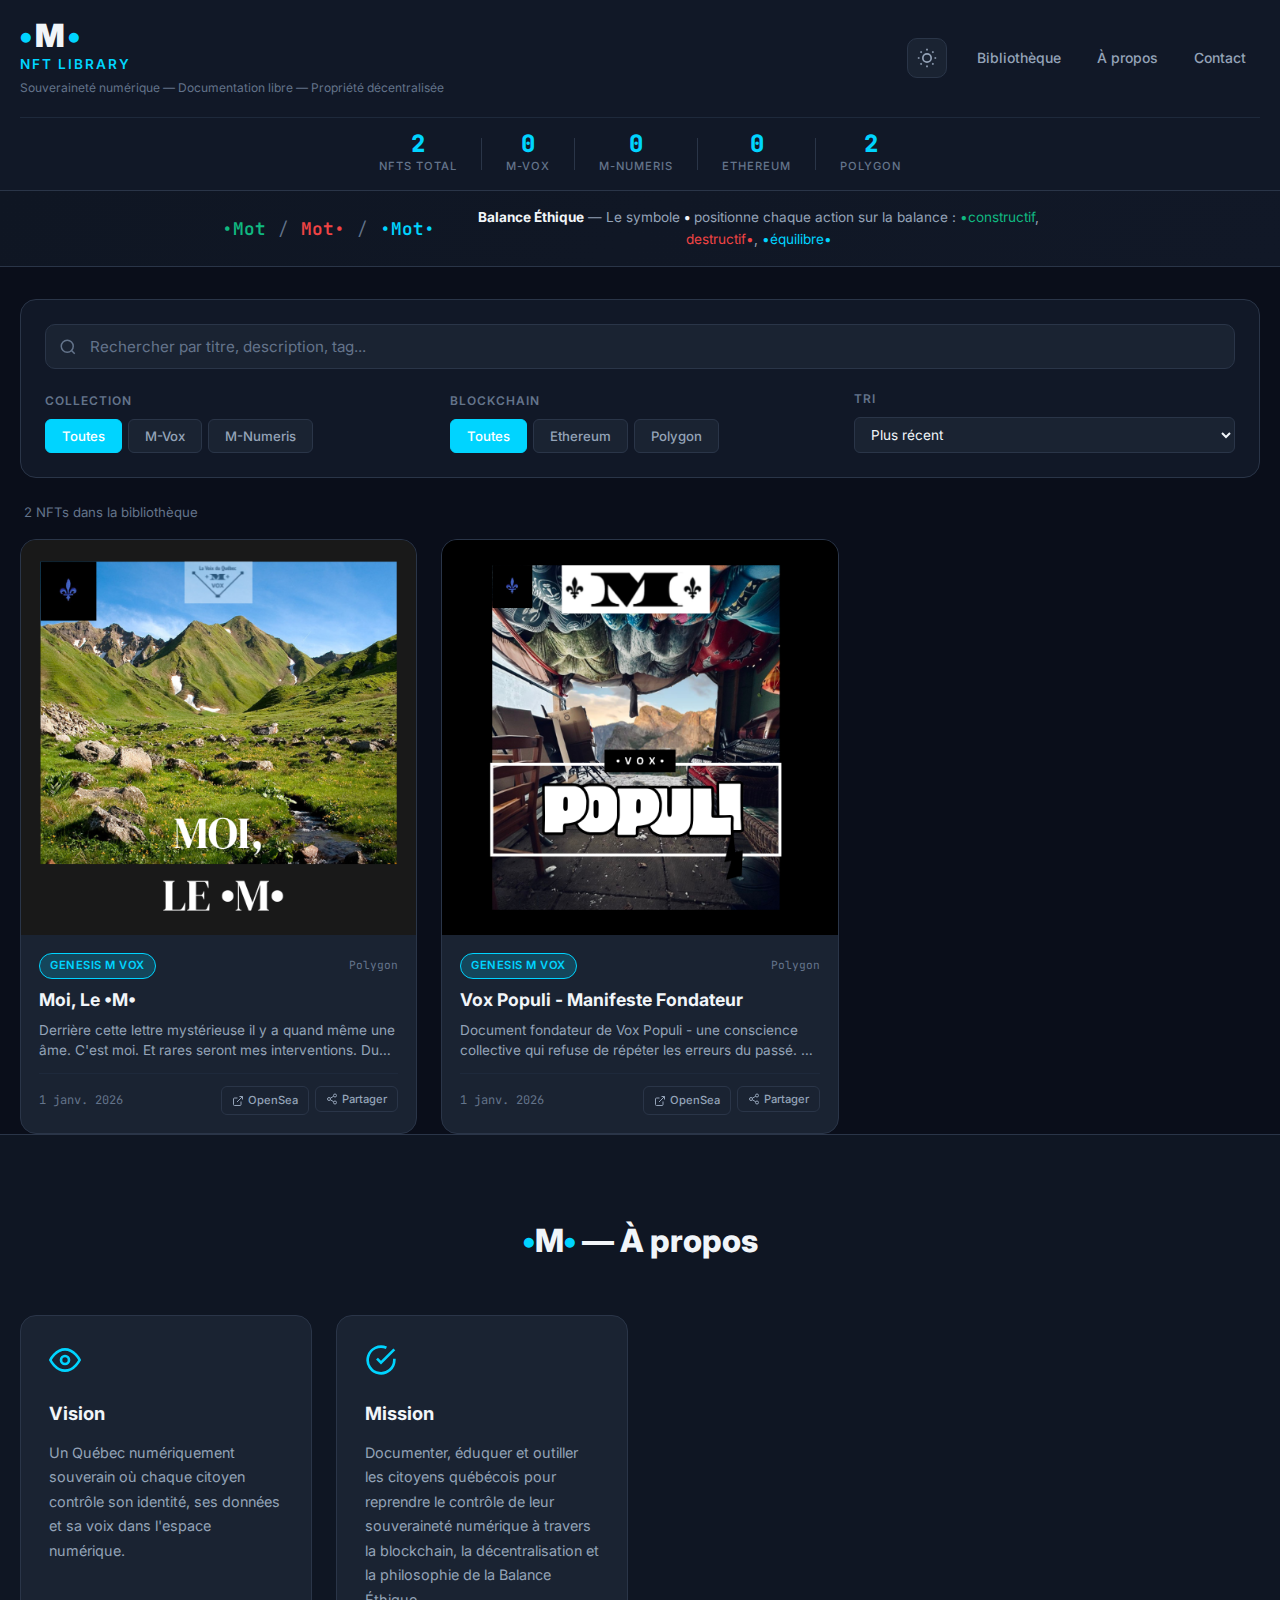
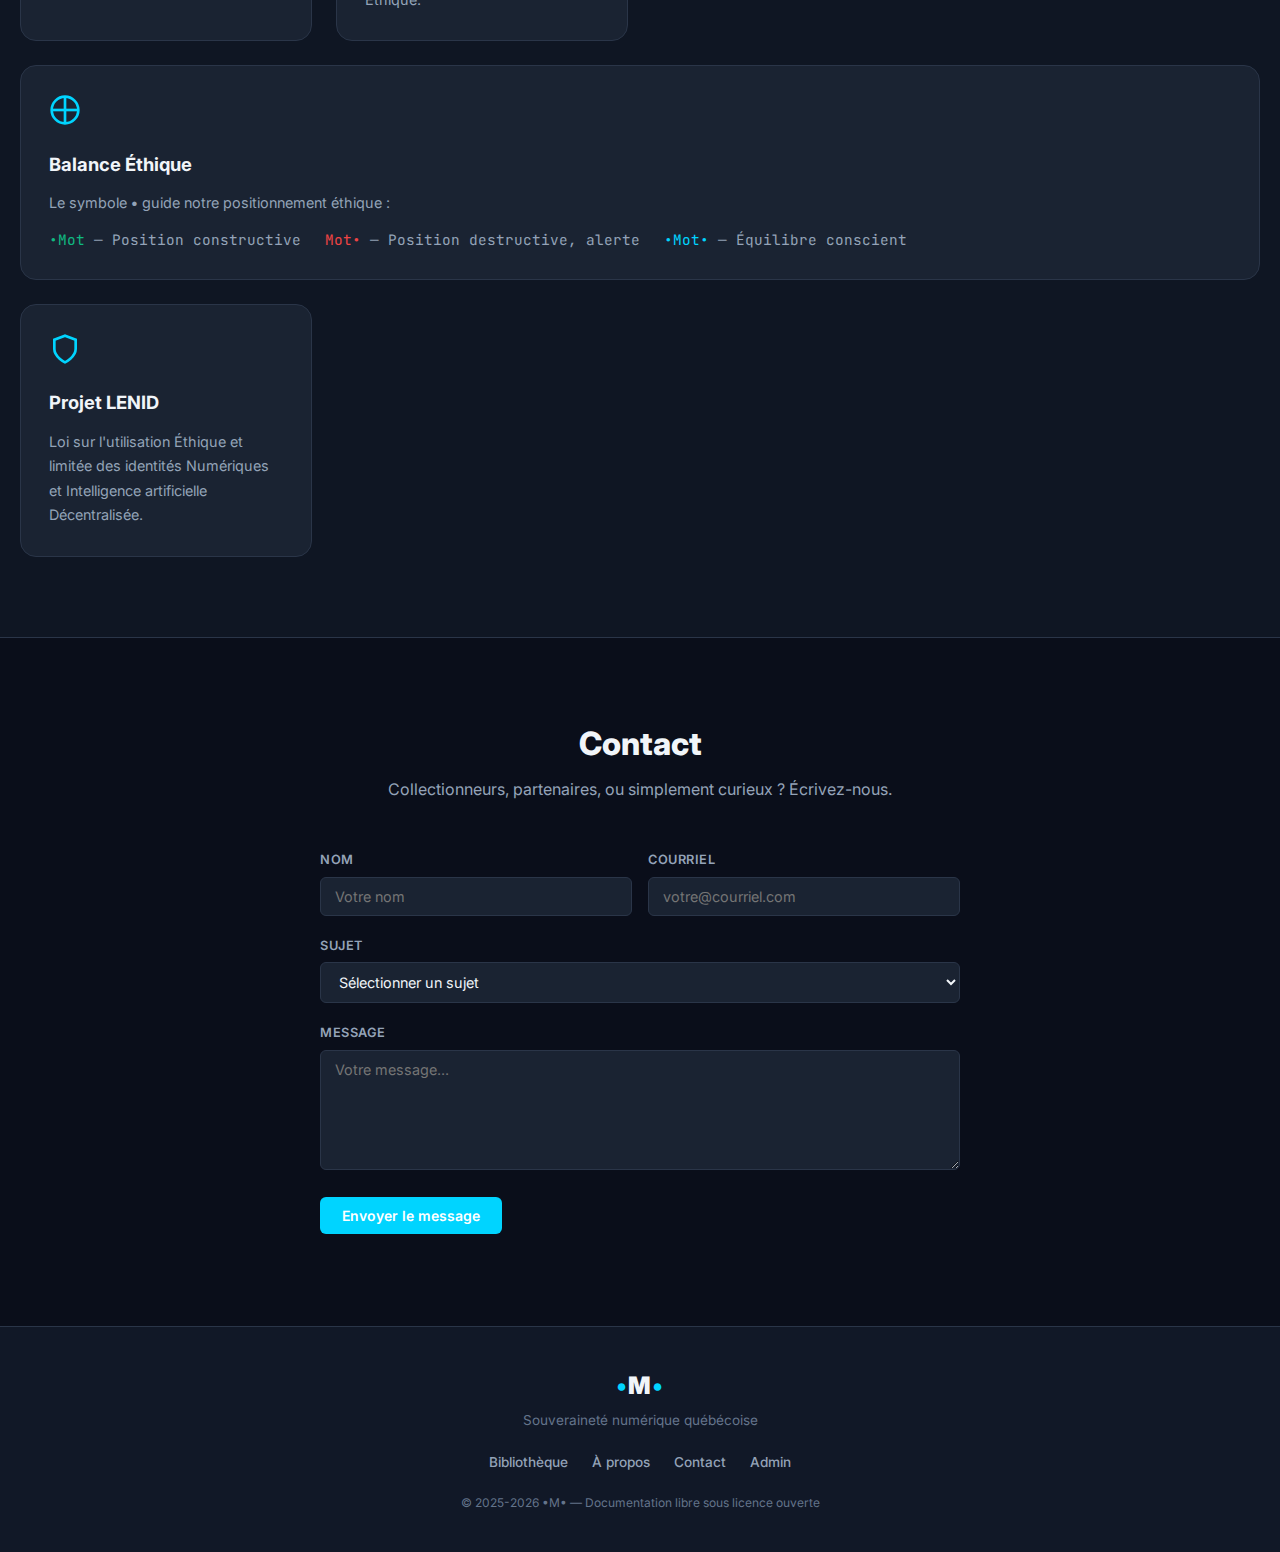
<file: index.html>
<!DOCTYPE html>
<html lang="fr" data-theme="dark">
<head>
    <meta charset="UTF-8">
    <meta name="viewport" content="width=device-width, initial-scale=1.0">
    <meta name="description" content="•M• NFT Library - Bibliothèque de souveraineté numérique québécoise. Collections M-Vox et M-Numeris. PDFs gratuits et NFTs sur Ethereum/Polygon.">
    <meta name="theme-color" content="#0a0e1a">

    <!-- Open Graph -->
    <meta property="og:title" content="•M• NFT Library">
    <meta property="og:description" content="Souveraineté numérique - Documentation libre - Propriété décentralisée">
    <meta property="og:type" content="website">

    <title>•M• NFT Library</title>

    <!-- Fonts -->
    <link rel="preconnect" href="https://fonts.googleapis.com">
    <link rel="preconnect" href="https://fonts.gstatic.com" crossorigin>
    <link href="https://fonts.googleapis.com/css2?family=Inter:wght@300;400;500;600;700;800;900&family=JetBrains+Mono:wght@400;600&display=swap" rel="stylesheet">

    <!-- Styles -->
    <link rel="stylesheet" href="css/styles.css">

    <!-- Netlify Identity Widget (for admin redirect after login) -->
    <script src="https://identity.netlify.com/v1/netlify-identity-widget.js"></script>
</head>
<body>

    <!-- ========== HEADER ========== -->
    <header class="site-header">
        <div class="container">
            <div class="header-top">
                <div class="brand">
                    <h1 class="logo">
                        <span class="bullet-left">&bull;</span>M<span class="bullet-right">&bull;</span>
                    </h1>
                    <p class="tagline">NFT Library</p>
                    <p class="subtitle">Souveraineté numérique &mdash; Documentation libre &mdash; Propriété décentralisée</p>
                </div>
                <div class="header-actions">
                    <button id="themeToggle" class="btn-icon" aria-label="Basculer le thème" title="Basculer clair/sombre">
                        <svg class="icon-sun" width="20" height="20" viewBox="0 0 24 24" fill="none" stroke="currentColor" stroke-width="2"><circle cx="12" cy="12" r="5"/><path d="M12 1v2M12 21v2M4.22 4.22l1.42 1.42M18.36 18.36l1.42 1.42M1 12h2M21 12h2M4.22 19.78l1.42-1.42M18.36 5.64l1.42-1.42"/></svg>
                        <svg class="icon-moon" width="20" height="20" viewBox="0 0 24 24" fill="none" stroke="currentColor" stroke-width="2"><path d="M21 12.79A9 9 0 1 1 11.21 3 7 7 0 0 0 21 12.79z"/></svg>
                    </button>
                    <nav class="header-nav">
                        <a href="#library" class="nav-link">Bibliothèque</a>
                        <a href="#about" class="nav-link">À propos</a>
                        <a href="#contact" class="nav-link">Contact</a>
                    </nav>
                </div>
            </div>

            <!-- Stats Bar -->
            <div class="stats-bar">
                <div class="stat">
                    <span class="stat-value" id="statTotal">0</span>
                    <span class="stat-label">NFTs Total</span>
                </div>
                <div class="stat-divider"></div>
                <div class="stat">
                    <span class="stat-value" id="statMVox">0</span>
                    <span class="stat-label">M-Vox</span>
                </div>
                <div class="stat-divider"></div>
                <div class="stat">
                    <span class="stat-value" id="statMNumeris">0</span>
                    <span class="stat-label">M-Numeris</span>
                </div>
                <div class="stat-divider"></div>
                <div class="stat">
                    <span class="stat-value" id="statEthereum">0</span>
                    <span class="stat-label">Ethereum</span>
                </div>
                <div class="stat-divider"></div>
                <div class="stat">
                    <span class="stat-value" id="statPolygon">0</span>
                    <span class="stat-label">Polygon</span>
                </div>
            </div>
        </div>
    </header>

    <!-- ========== BALANCE ÉTHIQUE BANNER ========== -->
    <section class="balance-banner">
        <div class="container">
            <div class="balance-content">
                <div class="balance-symbol">
                    <span class="be-constructive">&bull;Mot</span>
                    <span class="be-separator">/</span>
                    <span class="be-destructive">Mot&bull;</span>
                    <span class="be-separator">/</span>
                    <span class="be-equilibre">&bull;Mot&bull;</span>
                </div>
                <p class="balance-text">
                    <strong>Balance Éthique</strong> &mdash; Le symbole <strong>&bull;</strong> positionne chaque action sur la balance :
                    <span class="be-constructive">&bull;constructif</span>,
                    <span class="be-destructive">destructif&bull;</span>,
                    <span class="be-equilibre">&bull;équilibre&bull;</span>
                </p>
            </div>
        </div>
    </section>

    <!-- ========== MAIN: NFT LIBRARY ========== -->
    <main id="library">
        <div class="container">

            <!-- Controls -->
            <section class="controls">
                <!-- Search -->
                <div class="search-wrapper">
                    <svg class="search-icon" width="18" height="18" viewBox="0 0 24 24" fill="none" stroke="currentColor" stroke-width="2"><circle cx="11" cy="11" r="8"/><path d="m21 21-4.35-4.35"/></svg>
                    <input type="text" id="searchInput" placeholder="Rechercher par titre, description, tag..." autocomplete="off">
                    <button id="clearSearch" class="btn-clear" aria-label="Effacer la recherche" style="display:none;">&times;</button>
                </div>

                <!-- Filter Row -->
                <div class="filter-row">
                    <!-- Collection Filter -->
                    <div class="filter-group">
                        <label class="filter-label">Collection</label>
                        <div class="filter-buttons" id="collectionFilters">
                            <button class="filter-btn active" data-filter="collection" data-value="all">Toutes</button>
                            <button class="filter-btn" data-filter="collection" data-value="M-Vox">M-Vox</button>
                            <button class="filter-btn" data-filter="collection" data-value="M-Numeris">M-Numeris</button>
                        </div>
                    </div>

                    <!-- Blockchain Filter -->
                    <div class="filter-group">
                        <label class="filter-label">Blockchain</label>
                        <div class="filter-buttons" id="blockchainFilters">
                            <button class="filter-btn active" data-filter="blockchain" data-value="all">Toutes</button>
                            <button class="filter-btn" data-filter="blockchain" data-value="Ethereum">Ethereum</button>
                            <button class="filter-btn" data-filter="blockchain" data-value="Polygon">Polygon</button>
                        </div>
                    </div>

                    <!-- Sort -->
                    <div class="filter-group">
                        <label class="filter-label">Tri</label>
                        <select id="sortSelect" class="sort-select">
                            <option value="newest">Plus récent</option>
                            <option value="oldest">Plus ancien</option>
                            <option value="alpha-az">A → Z</option>
                            <option value="alpha-za">Z → A</option>
                        </select>
                    </div>
                </div>

                <!-- Active Tags Filter -->
                <div class="tags-filter" id="tagsFilter" style="display:none;">
                    <label class="filter-label">Tags actifs</label>
                    <div class="tag-buttons" id="tagButtons"></div>
                </div>
            </section>

            <!-- Results count -->
            <div class="results-info" id="resultsInfo"></div>

            <!-- NFT Grid -->
            <section id="nftGrid" class="nft-grid">
                <!-- Dynamic content -->
            </section>

            <!-- No Results -->
            <div id="noResults" class="no-results" style="display:none;">
                <div class="no-results-icon">
                    <svg width="48" height="48" viewBox="0 0 24 24" fill="none" stroke="currentColor" stroke-width="1.5"><circle cx="11" cy="11" r="8"/><path d="m21 21-4.35-4.35"/><path d="M8 11h6"/></svg>
                </div>
                <h3>Aucun NFT trouvé</h3>
                <p>Essayez avec d'autres critères de recherche ou filtres.</p>
                <button class="btn btn-outline" onclick="resetFilters()">Réinitialiser les filtres</button>
            </div>

            <!-- Loading -->
            <div id="loading" class="loading">
                <div class="spinner"></div>
                <p>Chargement de la bibliothèque...</p>
            </div>
        </div>
    </main>

    <!-- ========== ABOUT SECTION ========== -->
    <section id="about" class="about-section">
        <div class="container">
            <div class="section-header">
                <h2><span class="bullet-left">&bull;</span>M<span class="bullet-right">&bull;</span> &mdash; À propos</h2>
            </div>

            <div class="about-grid">
                <div class="about-card">
                    <div class="about-card-icon">
                        <svg width="32" height="32" viewBox="0 0 24 24" fill="none" stroke="currentColor" stroke-width="2"><path d="M1 12s4-8 11-8 11 8 11 8-4 8-11 8-11-8-11-8z"/><circle cx="12" cy="12" r="3"/></svg>
                    </div>
                    <h3>Vision</h3>
                    <p id="aboutVision">Un Québec numériquement souverain où chaque citoyen contrôle son identité, ses données et sa voix dans l'espace numérique.</p>
                </div>

                <div class="about-card">
                    <div class="about-card-icon">
                        <svg width="32" height="32" viewBox="0 0 24 24" fill="none" stroke="currentColor" stroke-width="2"><path d="M22 11.08V12a10 10 0 1 1-5.93-9.14"/><polyline points="22 4 12 14.01 9 11.01"/></svg>
                    </div>
                    <h3>Mission</h3>
                    <p id="aboutMission">Documenter, éduquer et outiller les citoyens québécois pour reprendre le contrôle de leur souveraineté numérique.</p>
                </div>

                <div class="about-card about-card-balance">
                    <div class="about-card-icon">
                        <svg width="32" height="32" viewBox="0 0 24 24" fill="none" stroke="currentColor" stroke-width="2"><path d="M12 3v18"/><path d="M3 12h18"/><circle cx="12" cy="12" r="10"/></svg>
                    </div>
                    <h3>Balance Éthique</h3>
                    <div id="aboutBalance" class="balance-explanation">
                        <p>Le symbole <strong>&bull;</strong> guide notre positionnement éthique :</p>
                        <ul>
                            <li><span class="be-constructive">&bull;Mot</span> &mdash; Position constructive</li>
                            <li><span class="be-destructive">Mot&bull;</span> &mdash; Position destructive, alerte</li>
                            <li><span class="be-equilibre">&bull;Mot&bull;</span> &mdash; Équilibre conscient</li>
                        </ul>
                    </div>
                </div>

                <div class="about-card">
                    <div class="about-card-icon">
                        <svg width="32" height="32" viewBox="0 0 24 24" fill="none" stroke="currentColor" stroke-width="2"><path d="M12 22s8-4 8-10V5l-8-3-8 3v7c0 6 8 10 8 10z"/></svg>
                    </div>
                    <h3>Projet LENID</h3>
                    <p>Loi sur l'utilisation Éthique et limitée des identités Numériques et Intelligence artificielle Décentralisée.</p>
                    <a href="#" id="lenidLink" class="btn btn-outline btn-small" style="display:none;">En savoir plus</a>
                </div>
            </div>
        </div>
    </section>

    <!-- ========== CONTACT SECTION ========== -->
    <section id="contact" class="contact-section">
        <div class="container">
            <div class="section-header">
                <h2>Contact</h2>
                <p>Collectionneurs, partenaires, ou simplement curieux ? Écrivez-nous.</p>
            </div>

            <form id="contactForm" class="contact-form" name="contact" method="POST" data-netlify="true" netlify-honeypot="bot-field">
                <input type="hidden" name="form-name" value="contact">
                <p class="hidden" style="display:none;">
                    <label>Ne pas remplir : <input name="bot-field"></label>
                </p>

                <div class="form-row">
                    <div class="form-group">
                        <label for="contactName">Nom</label>
                        <input type="text" id="contactName" name="name" required placeholder="Votre nom">
                    </div>
                    <div class="form-group">
                        <label for="contactEmail">Courriel</label>
                        <input type="email" id="contactEmail" name="email" required placeholder="votre@courriel.com">
                    </div>
                </div>

                <div class="form-group">
                    <label for="contactSubject">Sujet</label>
                    <select id="contactSubject" name="subject" required>
                        <option value="">Sélectionner un sujet</option>
                        <option value="collection">Intérêt pour une collection</option>
                        <option value="collaboration">Proposition de collaboration</option>
                        <option value="question">Question générale</option>
                        <option value="autre">Autre</option>
                    </select>
                </div>

                <div class="form-group">
                    <label for="contactMessage">Message</label>
                    <textarea id="contactMessage" name="message" required rows="5" placeholder="Votre message..."></textarea>
                </div>

                <button type="submit" class="btn btn-primary">Envoyer le message</button>
                <div id="formStatus" class="form-status"></div>
            </form>
        </div>
    </section>

    <!-- ========== FOOTER ========== -->
    <footer class="site-footer">
        <div class="container">
            <div class="footer-content">
                <div class="footer-brand">
                    <span class="footer-logo"><span class="bullet-left">&bull;</span>M<span class="bullet-right">&bull;</span></span>
                    <p>Souveraineté numérique québécoise</p>
                </div>
                <div class="footer-links">
                    <a href="#library">Bibliothèque</a>
                    <a href="#about">À propos</a>
                    <a href="#contact">Contact</a>
                    <a href="/admin" target="_blank">Admin</a>
                </div>
                <div class="footer-copy">
                    <p>&copy; 2025-2026 &bull;M&bull; &mdash; Documentation libre sous licence ouverte</p>
                </div>
            </div>
        </div>
    </footer>

    <!-- Netlify Identity redirect handler -->
    <script>
        if (window.netlifyIdentity) {
            window.netlifyIdentity.on("init", user => {
                if (!user) {
                    window.netlifyIdentity.on("login", () => {
                        document.location.href = "/admin/";
                    });
                }
            });
        }
    </script>

    <!-- App -->
    <script src="js/app.js"></script>
</body>
</html>
</file>
<file: css/styles.css>
/* =============================================================================
   •M• NFT Library - Styles
   Theme: Dark default, Light toggle
   Colors: Bleu/Blanc Québec + Cyber Aesthetics
   ============================================================================= */

/* --- CSS Custom Properties --- */
:root {
    /* Quebec Blue + Cyber */
    --blue-quebec: #0052A5;
    --blue-cyber: #00d4ff;
    --blue-deep: #003366;
    --blue-glow: rgba(0, 212, 255, 0.15);

    /* White accents */
    --white-pure: #ffffff;
    --white-soft: #f0f4f8;

    /* Functional */
    --success: #10b981;
    --warning: #f59e0b;
    --error: #ef4444;

    /* Spacing */
    --container-max: 1280px;
    --radius-sm: 6px;
    --radius-md: 10px;
    --radius-lg: 16px;
    --radius-xl: 20px;

    /* Typography */
    --font-main: 'Inter', -apple-system, BlinkMacSystemFont, 'Segoe UI', sans-serif;
    --font-mono: 'JetBrains Mono', 'Fira Code', monospace;

    /* Transitions */
    --transition-fast: 150ms ease;
    --transition-base: 250ms ease;
    --transition-slow: 400ms ease;
}

/* --- Dark Theme (Default) --- */
[data-theme="dark"] {
    --bg-primary: #0a0e1a;
    --bg-secondary: #111827;
    --bg-card: #1a2332;
    --bg-card-hover: #1f2b3d;
    --bg-surface: #0f1623;
    --bg-input: #1a2332;
    --border-color: #2a3548;
    --border-light: #1e293b;
    --text-primary: #f1f5f9;
    --text-secondary: #94a3b8;
    --text-muted: #64748b;
    --accent: var(--blue-cyber);
    --accent-hover: #33ddff;
    --accent-glow: rgba(0, 212, 255, 0.2);
    --shadow-sm: 0 1px 3px rgba(0, 0, 0, 0.4);
    --shadow-md: 0 4px 12px rgba(0, 0, 0, 0.5);
    --shadow-lg: 0 8px 24px rgba(0, 0, 0, 0.6);
    --shadow-glow: 0 0 20px rgba(0, 212, 255, 0.1);
}

/* --- Light Theme --- */
[data-theme="light"] {
    --bg-primary: #f0f4f8;
    --bg-secondary: #ffffff;
    --bg-card: #ffffff;
    --bg-card-hover: #f8fafc;
    --bg-surface: #e8edf3;
    --bg-input: #ffffff;
    --border-color: #d1d5db;
    --border-light: #e5e7eb;
    --text-primary: #111827;
    --text-secondary: #4b5563;
    --text-muted: #9ca3af;
    --accent: var(--blue-quebec);
    --accent-hover: #003d7a;
    --accent-glow: rgba(0, 82, 165, 0.1);
    --shadow-sm: 0 1px 3px rgba(0, 0, 0, 0.08);
    --shadow-md: 0 4px 12px rgba(0, 0, 0, 0.1);
    --shadow-lg: 0 8px 24px rgba(0, 0, 0, 0.12);
    --shadow-glow: 0 0 20px rgba(0, 82, 165, 0.08);
}

/* --- Reset & Base --- */
*, *::before, *::after {
    margin: 0;
    padding: 0;
    box-sizing: border-box;
}

html {
    scroll-behavior: smooth;
}

body {
    font-family: var(--font-main);
    background-color: var(--bg-primary);
    color: var(--text-primary);
    line-height: 1.6;
    min-height: 100vh;
    transition: background-color var(--transition-slow), color var(--transition-slow);
    -webkit-font-smoothing: antialiased;
}

.container {
    max-width: var(--container-max);
    margin: 0 auto;
    padding: 0 20px;
}

a {
    color: var(--accent);
    text-decoration: none;
    transition: color var(--transition-fast);
}

a:hover {
    color: var(--accent-hover);
}

/* --- Hidden utility --- */
.hidden { display: none !important; }

/* =============================================================================
   HEADER
   ============================================================================= */

.site-header {
    background: var(--bg-secondary);
    border-bottom: 1px solid var(--border-color);
    position: sticky;
    top: 0;
    z-index: 100;
    backdrop-filter: blur(12px);
}

.header-top {
    display: flex;
    justify-content: space-between;
    align-items: center;
    padding: 20px 0;
    gap: 20px;
}

.brand {
    flex-shrink: 0;
}

.logo {
    font-size: 2rem;
    font-weight: 900;
    letter-spacing: 3px;
    color: var(--text-primary);
    line-height: 1;
}

.bullet-left, .bullet-right {
    color: var(--accent);
    font-weight: 900;
}

.tagline {
    font-size: 0.85rem;
    font-weight: 600;
    color: var(--accent);
    letter-spacing: 2px;
    text-transform: uppercase;
    margin-top: 2px;
}

.subtitle {
    font-size: 0.75rem;
    color: var(--text-muted);
    margin-top: 2px;
}

.header-actions {
    display: flex;
    align-items: center;
    gap: 16px;
}

.header-nav {
    display: flex;
    gap: 8px;
}

.nav-link {
    padding: 8px 14px;
    border-radius: var(--radius-sm);
    color: var(--text-secondary);
    font-size: 0.875rem;
    font-weight: 500;
    transition: all var(--transition-fast);
}

.nav-link:hover {
    color: var(--text-primary);
    background: var(--accent-glow);
}

/* Theme Toggle */
.btn-icon {
    display: flex;
    align-items: center;
    justify-content: center;
    width: 40px;
    height: 40px;
    border: 1px solid var(--border-color);
    border-radius: var(--radius-md);
    background: var(--bg-card);
    color: var(--text-secondary);
    cursor: pointer;
    transition: all var(--transition-fast);
}

.btn-icon:hover {
    border-color: var(--accent);
    color: var(--accent);
    box-shadow: var(--shadow-glow);
}

[data-theme="dark"] .icon-sun { display: block; }
[data-theme="dark"] .icon-moon { display: none; }
[data-theme="light"] .icon-sun { display: none; }
[data-theme="light"] .icon-moon { display: block; }

/* Stats Bar */
.stats-bar {
    display: flex;
    align-items: center;
    justify-content: center;
    gap: 24px;
    padding: 14px 0;
    border-top: 1px solid var(--border-light);
    flex-wrap: wrap;
}

.stat {
    display: flex;
    flex-direction: column;
    align-items: center;
    gap: 2px;
}

.stat-value {
    font-size: 1.5rem;
    font-weight: 800;
    color: var(--accent);
    font-family: var(--font-mono);
    line-height: 1;
}

.stat-label {
    font-size: 0.7rem;
    color: var(--text-muted);
    text-transform: uppercase;
    letter-spacing: 1px;
    font-weight: 500;
}

.stat-divider {
    width: 1px;
    height: 32px;
    background: var(--border-color);
}

/* =============================================================================
   BALANCE ÉTHIQUE BANNER
   ============================================================================= */

.balance-banner {
    background: linear-gradient(135deg, var(--bg-surface) 0%, var(--bg-secondary) 100%);
    border-bottom: 1px solid var(--border-color);
    padding: 16px 0;
}

.balance-content {
    display: flex;
    align-items: center;
    gap: 24px;
    flex-wrap: wrap;
    justify-content: center;
    text-align: center;
}

.balance-symbol {
    display: flex;
    align-items: center;
    gap: 12px;
    font-family: var(--font-mono);
    font-size: 1.1rem;
    font-weight: 600;
}

.be-constructive {
    color: var(--success);
}

.be-destructive {
    color: var(--error);
}

.be-equilibre {
    color: var(--accent);
}

.be-separator {
    color: var(--text-muted);
    font-weight: 300;
}

.balance-text {
    font-size: 0.85rem;
    color: var(--text-secondary);
    max-width: 600px;
}

.balance-text strong {
    color: var(--text-primary);
}

/* =============================================================================
   CONTROLS (Search, Filters, Sort)
   ============================================================================= */

.controls {
    background: var(--bg-secondary);
    border: 1px solid var(--border-color);
    border-radius: var(--radius-lg);
    padding: 24px;
    margin: 32px 0 24px;
}

/* Search */
.search-wrapper {
    position: relative;
    margin-bottom: 20px;
}

.search-icon {
    position: absolute;
    left: 14px;
    top: 50%;
    transform: translateY(-50%);
    color: var(--text-muted);
    pointer-events: none;
}

#searchInput {
    width: 100%;
    padding: 12px 40px 12px 44px;
    font-size: 0.95rem;
    font-family: var(--font-main);
    background: var(--bg-input);
    border: 1px solid var(--border-color);
    border-radius: var(--radius-md);
    color: var(--text-primary);
    transition: all var(--transition-fast);
}

#searchInput:focus {
    outline: none;
    border-color: var(--accent);
    box-shadow: 0 0 0 3px var(--accent-glow);
}

#searchInput::placeholder {
    color: var(--text-muted);
}

.btn-clear {
    position: absolute;
    right: 12px;
    top: 50%;
    transform: translateY(-50%);
    background: none;
    border: none;
    color: var(--text-muted);
    font-size: 1.2rem;
    cursor: pointer;
    padding: 4px 8px;
    border-radius: var(--radius-sm);
    transition: color var(--transition-fast);
}

.btn-clear:hover {
    color: var(--text-primary);
}

/* Filter Row */
.filter-row {
    display: flex;
    gap: 24px;
    flex-wrap: wrap;
    align-items: flex-end;
}

.filter-group {
    flex: 1;
    min-width: 200px;
}

.filter-label {
    display: block;
    font-size: 0.75rem;
    font-weight: 600;
    text-transform: uppercase;
    letter-spacing: 1px;
    color: var(--text-muted);
    margin-bottom: 8px;
}

.filter-buttons {
    display: flex;
    gap: 6px;
    flex-wrap: wrap;
}

.filter-btn {
    padding: 8px 16px;
    font-size: 0.825rem;
    font-weight: 500;
    font-family: var(--font-main);
    background: var(--bg-card);
    color: var(--text-secondary);
    border: 1px solid var(--border-color);
    border-radius: var(--radius-sm);
    cursor: pointer;
    transition: all var(--transition-fast);
    white-space: nowrap;
}

.filter-btn:hover {
    border-color: var(--accent);
    color: var(--accent);
}

.filter-btn.active {
    background: var(--accent);
    color: var(--white-pure);
    border-color: var(--accent);
}

/* Sort Select */
.sort-select {
    width: 100%;
    padding: 8px 12px;
    font-size: 0.85rem;
    font-family: var(--font-main);
    background: var(--bg-input);
    border: 1px solid var(--border-color);
    border-radius: var(--radius-sm);
    color: var(--text-primary);
    cursor: pointer;
    transition: border-color var(--transition-fast);
}

.sort-select:focus {
    outline: none;
    border-color: var(--accent);
}

/* Tags Filter */
.tags-filter {
    margin-top: 16px;
    padding-top: 16px;
    border-top: 1px solid var(--border-light);
}

.tag-buttons {
    display: flex;
    gap: 6px;
    flex-wrap: wrap;
}

.tag-btn {
    padding: 5px 12px;
    font-size: 0.75rem;
    font-weight: 500;
    font-family: var(--font-main);
    background: var(--bg-card);
    color: var(--text-muted);
    border: 1px solid var(--border-light);
    border-radius: 20px;
    cursor: pointer;
    transition: all var(--transition-fast);
}

.tag-btn:hover {
    border-color: var(--accent);
    color: var(--accent);
}

.tag-btn.active {
    background: var(--accent);
    color: var(--white-pure);
    border-color: var(--accent);
}

/* Results Info */
.results-info {
    font-size: 0.825rem;
    color: var(--text-muted);
    margin-bottom: 16px;
    padding: 0 4px;
}

/* =============================================================================
   NFT GRID
   ============================================================================= */

.nft-grid {
    display: grid;
    grid-template-columns: repeat(auto-fill, minmax(300px, 1fr));
    gap: 24px;
    animation: fadeIn 0.4s ease;
}

@keyframes fadeIn {
    from { opacity: 0; transform: translateY(8px); }
    to { opacity: 1; transform: translateY(0); }
}

/* NFT Card */
.nft-card {
    background: var(--bg-card);
    border: 1px solid var(--border-color);
    border-radius: var(--radius-lg);
    overflow: hidden;
    transition: all var(--transition-base);
    cursor: pointer;
    position: relative;
}

.nft-card:hover {
    transform: translateY(-4px);
    border-color: var(--accent);
    box-shadow: var(--shadow-lg), var(--shadow-glow);
}

.nft-card:hover .nft-image-wrapper::after {
    opacity: 1;
}

/* Card Image */
.nft-image-wrapper {
    position: relative;
    overflow: hidden;
    aspect-ratio: 1 / 1;
}

.nft-image-wrapper::after {
    content: '';
    position: absolute;
    inset: 0;
    background: linear-gradient(180deg, transparent 50%, rgba(0, 0, 0, 0.6) 100%);
    opacity: 0;
    transition: opacity var(--transition-base);
    pointer-events: none;
}

.nft-image {
    width: 100%;
    height: 100%;
    object-fit: cover;
    transition: transform var(--transition-slow);
}

.nft-card:hover .nft-image {
    transform: scale(1.05);
}

/* Download overlay */
.download-overlay {
    position: absolute;
    bottom: 12px;
    left: 50%;
    transform: translateX(-50%) translateY(10px);
    background: var(--accent);
    color: var(--white-pure);
    padding: 8px 20px;
    border-radius: var(--radius-sm);
    font-size: 0.8rem;
    font-weight: 600;
    opacity: 0;
    transition: all var(--transition-base);
    z-index: 2;
    pointer-events: none;
    white-space: nowrap;
}

.nft-card:hover .download-overlay {
    opacity: 1;
    transform: translateX(-50%) translateY(0);
}

/* Card Body */
.nft-body {
    padding: 18px;
}

.nft-meta-top {
    display: flex;
    justify-content: space-between;
    align-items: center;
    margin-bottom: 10px;
}

.collection-badge {
    display: inline-flex;
    align-items: center;
    padding: 3px 10px;
    font-size: 0.7rem;
    font-weight: 600;
    text-transform: uppercase;
    letter-spacing: 0.5px;
    border-radius: 20px;
    background: var(--accent-glow);
    color: var(--accent);
    border: 1px solid var(--accent);
}

.blockchain-badge {
    font-size: 0.7rem;
    color: var(--text-muted);
    font-family: var(--font-mono);
}

.nft-title {
    font-size: 1.1rem;
    font-weight: 700;
    color: var(--text-primary);
    margin-bottom: 8px;
    line-height: 1.3;
}

.nft-description {
    font-size: 0.85rem;
    color: var(--text-secondary);
    margin-bottom: 12px;
    display: -webkit-box;
    -webkit-line-clamp: 2;
    -webkit-box-orient: vertical;
    overflow: hidden;
    line-height: 1.5;
}

/* Card Tags */
.nft-tags {
    display: flex;
    gap: 4px;
    flex-wrap: wrap;
    margin-bottom: 12px;
}

.nft-tag {
    padding: 2px 8px;
    font-size: 0.65rem;
    font-weight: 500;
    background: var(--bg-surface);
    color: var(--text-muted);
    border-radius: 12px;
    border: 1px solid var(--border-light);
}

/* Card Footer */
.nft-footer {
    display: flex;
    justify-content: space-between;
    align-items: center;
    padding-top: 12px;
    border-top: 1px solid var(--border-light);
}

.nft-date {
    font-size: 0.75rem;
    color: var(--text-muted);
    font-family: var(--font-mono);
}

.nft-actions {
    display: flex;
    gap: 6px;
}

.btn-action {
    display: inline-flex;
    align-items: center;
    gap: 4px;
    padding: 5px 10px;
    font-size: 0.7rem;
    font-weight: 500;
    font-family: var(--font-main);
    border-radius: var(--radius-sm);
    border: 1px solid var(--border-color);
    background: transparent;
    color: var(--text-secondary);
    cursor: pointer;
    text-decoration: none;
    transition: all var(--transition-fast);
    white-space: nowrap;
}

.btn-action:hover {
    border-color: var(--accent);
    color: var(--accent);
}

.btn-action svg {
    width: 12px;
    height: 12px;
}

/* =============================================================================
   NO RESULTS & LOADING
   ============================================================================= */

.no-results {
    text-align: center;
    padding: 60px 20px;
    background: var(--bg-secondary);
    border: 1px solid var(--border-color);
    border-radius: var(--radius-lg);
}

.no-results-icon {
    color: var(--text-muted);
    margin-bottom: 16px;
}

.no-results h3 {
    font-size: 1.2rem;
    color: var(--text-primary);
    margin-bottom: 8px;
}

.no-results p {
    color: var(--text-secondary);
    margin-bottom: 20px;
}

.loading {
    text-align: center;
    padding: 60px 20px;
}

.spinner {
    width: 40px;
    height: 40px;
    border: 3px solid var(--border-color);
    border-top-color: var(--accent);
    border-radius: 50%;
    margin: 0 auto 16px;
    animation: spin 0.8s linear infinite;
}

@keyframes spin {
    to { transform: rotate(360deg); }
}

.loading p {
    color: var(--text-muted);
    font-size: 0.9rem;
}

/* =============================================================================
   BUTTONS
   ============================================================================= */

.btn {
    display: inline-flex;
    align-items: center;
    justify-content: center;
    gap: 8px;
    padding: 10px 22px;
    font-size: 0.875rem;
    font-weight: 600;
    font-family: var(--font-main);
    border-radius: var(--radius-sm);
    border: none;
    cursor: pointer;
    transition: all var(--transition-fast);
    text-decoration: none;
}

.btn-primary {
    background: var(--accent);
    color: var(--white-pure);
}

.btn-primary:hover {
    background: var(--accent-hover);
    color: var(--white-pure);
    box-shadow: 0 4px 12px var(--accent-glow);
}

.btn-outline {
    background: transparent;
    color: var(--accent);
    border: 1px solid var(--accent);
}

.btn-outline:hover {
    background: var(--accent);
    color: var(--white-pure);
}

.btn-small {
    padding: 6px 14px;
    font-size: 0.8rem;
}

/* =============================================================================
   ABOUT SECTION
   ============================================================================= */

.about-section {
    padding: 80px 0;
    background: var(--bg-surface);
    border-top: 1px solid var(--border-color);
}

.section-header {
    text-align: center;
    margin-bottom: 48px;
}

.section-header h2 {
    font-size: 2rem;
    font-weight: 800;
    color: var(--text-primary);
    margin-bottom: 8px;
}

.section-header p {
    color: var(--text-secondary);
    font-size: 1rem;
}

.about-grid {
    display: grid;
    grid-template-columns: repeat(auto-fit, minmax(280px, 1fr));
    gap: 24px;
}

.about-card {
    background: var(--bg-card);
    border: 1px solid var(--border-color);
    border-radius: var(--radius-lg);
    padding: 28px;
    transition: all var(--transition-base);
}

.about-card:hover {
    border-color: var(--accent);
    box-shadow: var(--shadow-glow);
}

.about-card-icon {
    color: var(--accent);
    margin-bottom: 16px;
}

.about-card h3 {
    font-size: 1.15rem;
    font-weight: 700;
    color: var(--text-primary);
    margin-bottom: 12px;
}

.about-card p {
    color: var(--text-secondary);
    font-size: 0.9rem;
    line-height: 1.7;
}

.about-card-balance {
    grid-column: 1 / -1;
}

.balance-explanation ul {
    list-style: none;
    margin-top: 12px;
    display: flex;
    gap: 24px;
    flex-wrap: wrap;
}

.balance-explanation li {
    font-size: 0.9rem;
    color: var(--text-secondary);
    font-family: var(--font-mono);
}

/* =============================================================================
   CONTACT SECTION
   ============================================================================= */

.contact-section {
    padding: 80px 0;
    border-top: 1px solid var(--border-color);
}

.contact-form {
    max-width: 640px;
    margin: 0 auto;
}

.form-row {
    display: grid;
    grid-template-columns: 1fr 1fr;
    gap: 16px;
}

.form-group {
    margin-bottom: 20px;
}

.form-group label {
    display: block;
    font-size: 0.8rem;
    font-weight: 600;
    color: var(--text-secondary);
    margin-bottom: 6px;
    text-transform: uppercase;
    letter-spacing: 0.5px;
}

.form-group input,
.form-group select,
.form-group textarea {
    width: 100%;
    padding: 10px 14px;
    font-size: 0.9rem;
    font-family: var(--font-main);
    background: var(--bg-input);
    border: 1px solid var(--border-color);
    border-radius: var(--radius-sm);
    color: var(--text-primary);
    transition: border-color var(--transition-fast);
}

.form-group input:focus,
.form-group select:focus,
.form-group textarea:focus {
    outline: none;
    border-color: var(--accent);
    box-shadow: 0 0 0 3px var(--accent-glow);
}

.form-group textarea {
    resize: vertical;
    min-height: 120px;
}

.form-status {
    margin-top: 12px;
    font-size: 0.85rem;
    text-align: center;
}

.form-status.success {
    color: var(--success);
}

.form-status.error {
    color: var(--error);
}

/* =============================================================================
   FOOTER
   ============================================================================= */

.site-footer {
    background: var(--bg-secondary);
    border-top: 1px solid var(--border-color);
    padding: 40px 0;
}

.footer-content {
    display: flex;
    flex-direction: column;
    align-items: center;
    gap: 20px;
    text-align: center;
}

.footer-logo {
    font-size: 1.5rem;
    font-weight: 900;
    letter-spacing: 2px;
    color: var(--text-primary);
}

.footer-brand p {
    color: var(--text-muted);
    font-size: 0.85rem;
    margin-top: 4px;
}

.footer-links {
    display: flex;
    gap: 24px;
    flex-wrap: wrap;
    justify-content: center;
}

.footer-links a {
    color: var(--text-secondary);
    font-size: 0.85rem;
    font-weight: 500;
    transition: color var(--transition-fast);
}

.footer-links a:hover {
    color: var(--accent);
}

.footer-copy p {
    font-size: 0.75rem;
    color: var(--text-muted);
}

/* =============================================================================
   SHARE DROPDOWN
   ============================================================================= */

.share-wrapper {
    position: relative;
}

.share-dropdown {
    position: absolute;
    bottom: 100%;
    right: 0;
    background: var(--bg-card);
    border: 1px solid var(--border-color);
    border-radius: var(--radius-md);
    padding: 8px;
    box-shadow: var(--shadow-lg);
    display: none;
    min-width: 140px;
    z-index: 10;
    margin-bottom: 6px;
}

.share-dropdown.open {
    display: block;
    animation: fadeIn 0.2s ease;
}

.share-option {
    display: flex;
    align-items: center;
    gap: 8px;
    width: 100%;
    padding: 8px 12px;
    font-size: 0.8rem;
    font-family: var(--font-main);
    color: var(--text-secondary);
    background: transparent;
    border: none;
    border-radius: var(--radius-sm);
    cursor: pointer;
    transition: all var(--transition-fast);
    text-align: left;
}

.share-option:hover {
    background: var(--accent-glow);
    color: var(--accent);
}

/* =============================================================================
   RESPONSIVE
   ============================================================================= */

/* Tablet */
@media (max-width: 768px) {
    .header-top {
        flex-direction: column;
        text-align: center;
    }

    .header-actions {
        width: 100%;
        justify-content: center;
    }

    .header-nav {
        flex-wrap: wrap;
        justify-content: center;
    }

    .stats-bar {
        gap: 16px;
    }

    .stat-value {
        font-size: 1.2rem;
    }

    .stat-divider {
        display: none;
    }

    .balance-content {
        flex-direction: column;
        gap: 12px;
    }

    .filter-row {
        flex-direction: column;
        gap: 16px;
    }

    .filter-group {
        min-width: 100%;
    }

    .nft-grid {
        grid-template-columns: repeat(auto-fill, minmax(260px, 1fr));
        gap: 16px;
    }

    .form-row {
        grid-template-columns: 1fr;
    }

    .section-header h2 {
        font-size: 1.5rem;
    }

    .about-grid {
        grid-template-columns: 1fr;
    }

    .about-card-balance {
        grid-column: auto;
    }

    .balance-explanation ul {
        flex-direction: column;
        gap: 8px;
    }
}

/* Mobile small */
@media (max-width: 480px) {
    .logo {
        font-size: 1.6rem;
    }

    .controls {
        padding: 16px;
    }

    .nft-grid {
        grid-template-columns: 1fr;
    }

    .stats-bar {
        gap: 12px;
    }

    .stat-value {
        font-size: 1rem;
    }

    .footer-links {
        gap: 16px;
    }
}

/* =============================================================================
   SCROLL BAR
   ============================================================================= */

::-webkit-scrollbar {
    width: 8px;
}

::-webkit-scrollbar-track {
    background: var(--bg-primary);
}

::-webkit-scrollbar-thumb {
    background: var(--border-color);
    border-radius: 4px;
}

::-webkit-scrollbar-thumb:hover {
    background: var(--text-muted);
}

/* =============================================================================
   FOCUS VISIBLE (accessibility)
   ============================================================================= */

:focus-visible {
    outline: 2px solid var(--accent);
    outline-offset: 2px;
}

/* =============================================================================
   PRINT
   ============================================================================= */

@media print {
    .site-header,
    .balance-banner,
    .controls,
    .contact-section,
    .site-footer,
    .nft-actions,
    .download-overlay {
        display: none !important;
    }
}
</file>
